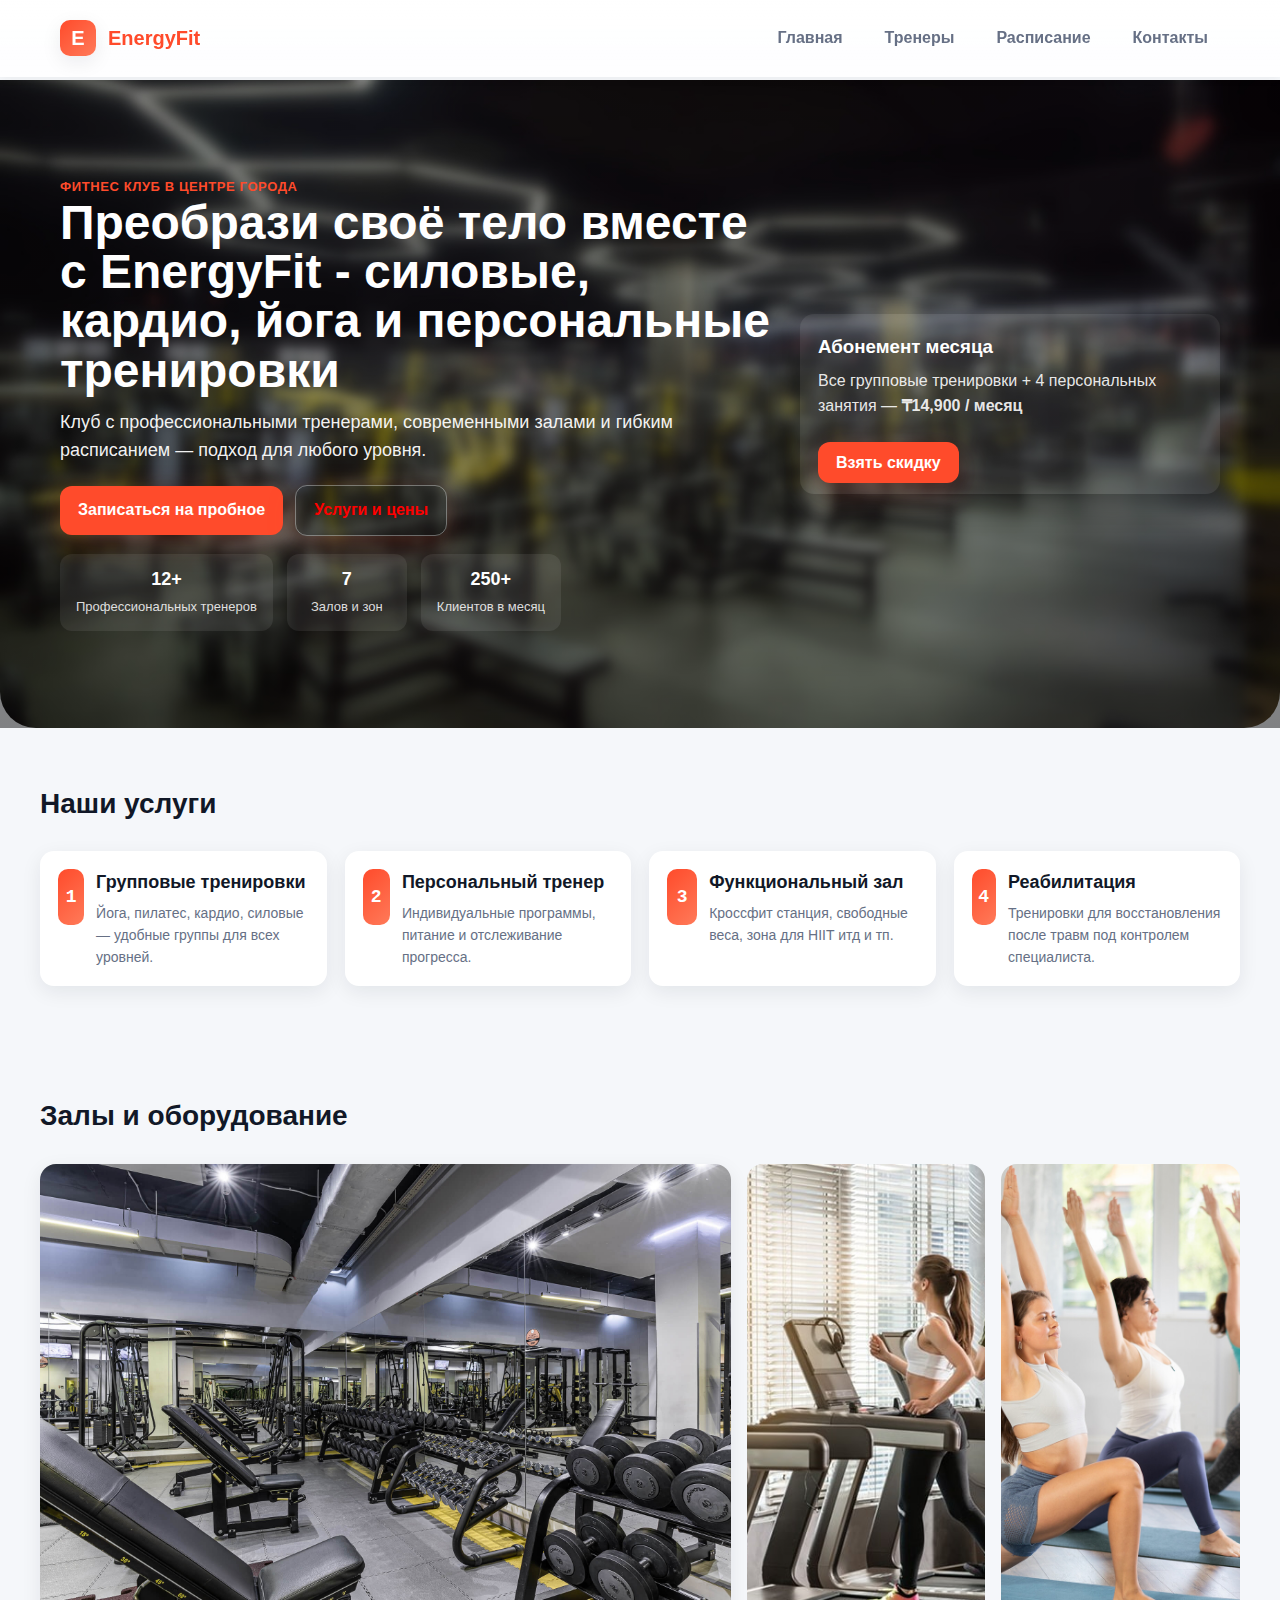
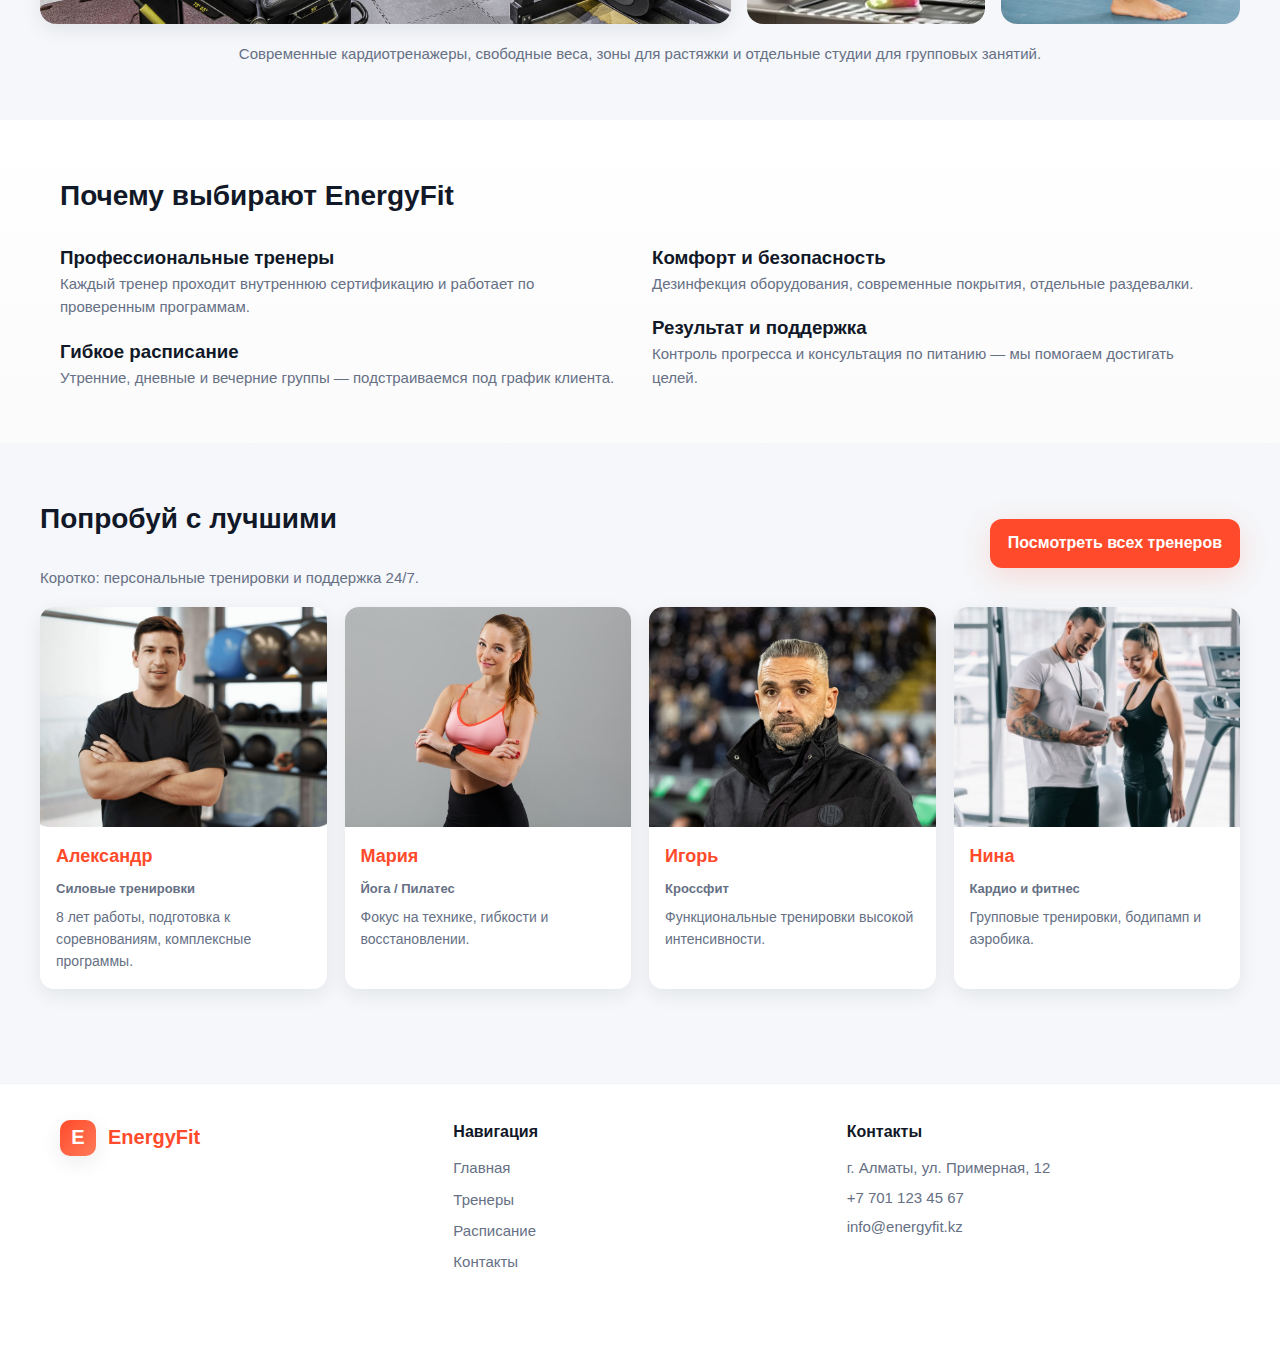
<file: index.html>
<!DOCTYPE html>
<html lang="ru">
<head>
  <meta charset="utf-8" />
  <meta name="viewport" content="width=device-width,initial-scale=1" />
  <title>EnergyFit — Главная</title>
  <link rel="stylesheet" href="css/reset.css">
  <link rel="stylesheet" href="css/style.css">
</head>
<body>

<header>
  <div class="container header-row">

    <a class="brand" href="index.html">
      <span class="logo-shape">E</span>
      <span>EnergyFit</span>
    </a>
    <nav class="primary" aria-label="Главная навигация">
      <a href="index.html">Главная</a>
      <a href="trainers.html">Тренеры</a>
      <a href="schedule.html">Расписание</a>
      <a href="contacts.html">Контакты</a>
    </nav>
  </div>
</header>
<section class="hero">
  <div class="hero-inner">
    <div>
      <div class="kicker">Фитнес клуб в центре города</div>
      <h1>Преобрази своё тело вместе с EnergyFit - силовые, кардио, йога и персональные тренировки</h1>
      <p class="lead">Клуб с профессиональными тренерами, современными залами и гибким расписанием — подход для любого уровня.</p>

      <div class="cta">
        <a class="btn" href="contacts.html">Записаться на пробное</a>
        <a class="btn secondary" href="#services">Услуги и цены</a>
      </div>

      <div class="stats">
        <div class="stat"><b>12+</b><span>Профессиональных тренеров</span></div>
        <div class="stat"><b>7</b><span>Залов и зон</span></div>
        <div class="stat"><b>250+</b><span>Клиентов в месяц</span></div>
      </div>
    </div>

    <aside class="hero-offer">
      <h3>Абонемент месяца</h3>
      <p>Все групповые тренировки + 4 персональных занятия — <strong>₸14,900 / месяц</strong></p>
      <a class="btn" href="contacts.html">Взять скидку</a>
    </aside>
  </div>
</section>

<section id="services" class="section container">
  <div class="section-title">Наши услуги</div>

  <div class="features">
    <article class="feature">
      <div class="icon">1</div>
      <div>
        <h4>Групповые тренировки</h4>
        <p>Йога, пилатес, кардио, силовые — удобные группы для всех уровней.</p>
      </div>
    </article>

    <article class="feature">
      <div class="icon">2</div>
      <div>
        <h4>Персональный тренер</h4>
        <p>Индивидуальные программы, питание и отслеживание прогресса.</p>
      </div>
    </article>

    <article class="feature">
      <div class="icon">3</div>
      <div>
        <h4>Функциональный зал</h4>
        <p>Кроссфит станция, свободные веса, зона для HIIT итд и тп.</p>
      </div>
    </article>

    <article class="feature">
      <div class="icon">4</div>
      <div>
        <h4>Реабилитация</h4>
        <p>Тренировки для восстановления после травм под контролем специалиста.</p>
      </div>
    </article>
  </div>
</section>

<section class="section container">
  <div class="section-title">Залы и оборудование</div>

  <div class="gallery">
    <div class="big card-img">
      <img src="img/gym-1.jpg" alt="Большой зал EnergyFit">
    </div>
    <div class="small-grid">
      <div class="card-img"><img src="img/gym-2.jpg" alt="Зона кардио"></div>
      <div class="card-img"><img src="img/gym-3.jpg" alt="Студия йоги"></div>
    </div>
  </div>

  <p class="lead-muted text-center mt-18">
    Современные кардиотренажеры, свободные веса, зоны для растяжки и отдельные студии для групповых занятий.
  </p>
</section>

<section class="section gradient-soft">
  <div class="container">
    <div class="section-title">Почему выбирают EnergyFit</div>

    <div class="grid-2">
      <div>
        <h3>Профессиональные тренеры</h3>
        <p class="lead-muted">Каждый тренер проходит внутреннюю сертификацию и работает по проверенным программам.</p>

        <h3 class="mt-18">Гибкое расписание</h3>
        <p class="lead-muted">Утренние, дневные и вечерние группы — подстраиваемся под график клиента.</p>
      </div>

      <div>
        <h3>Комфорт и безопасность</h3>
        <p class="lead-muted">Дезинфекция оборудования, современные покрытия, отдельные раздевалки.</p>

        <h3 class="mt-18">Результат и поддержка</h3>
        <p class="lead-muted">Контроль прогресса и консультация по питанию — мы помогаем достигать целей.</p>
      </div>
    </div>
  </div>
</section>

<section class="section container">
  <div class="flex-between wrap">
    <div>
      <div class="section-title">Попробуй с лучшими</div>
      <p class="lead-muted">Коротко: персональные тренировки и поддержка 24/7.</p>
    </div>
    <a class="btn" href="trainers.html">Посмотреть всех тренеров</a>
  </div>

  <div class="trainers-grid mt-18">
    <article class="trainer">
      <img class="photo" src="img/trainer1.jpg" alt="Тренер Александр">
      <div class="body">
        <h3>Александр</h3>
        <p class="role">Силовые тренировки</p>
        <p class="desc">8 лет работы, подготовка к соревнованиям, комплексные программы.</p>
      </div>
    </article>

    <article class="trainer">
      <img class="photo" src="img/trainer2.jpg" alt="Тренер Мария">
      <div class="body">
        <h3>Мария</h3>
        <p class="role">Йога / Пилатес</p>
        <p class="desc">Фокус на технике, гибкости и восстановлении.</p>
      </div>
    </article>

    <article class="trainer">
      <img class="photo" src="img/trainer3.jpg" alt="Тренер Игорь">
      <div class="body">
        <h3>Игорь</h3>
        <p class="role">Кроссфит</p>
        <p class="desc">Функциональные тренировки высокой интенсивности.</p>
      </div>
    </article>

    <article class="trainer">
      <img class="photo" src="img/trainer4.jpg" alt="Тренер Нина">
      <div class="body">
        <h3>Нина</h3>
        <p class="role">Кардио и фитнес</p>
        <p class="desc">Групповые тренировки, бодипамп и аэробика.</p>
      </div>
    </article>
  </div>
</section>

<footer class="site-footer">
  <div class="container footer-grid">

    <div class="footer-brand">
      <a class="brand" href="index.html">
        <span class="logo-shape">E</span>
        <span>EnergyFit</span>
      </a>
    </div>


    <div class="footer-links">
      <h4>Навигация</h4>
      <ul>
        <li><a href="index.html">Главная</a></li>
        <li><a href="trainers.html">Тренеры</a></li>
        <li><a href="schedule.html">Расписание</a></li>
        <li><a href="contacts.html">Контакты</a></li>
      </ul>
    </div>


    <div class="footer-contact">
      <h4>Контакты</h4>
      <p>г. Алматы, ул. Примерная, 12</p>
      <p>+7 701 123 45 67</p>
      <p>info@energyfit.kz</p>
    </div>
</footer>


</body>
</html>
</file>
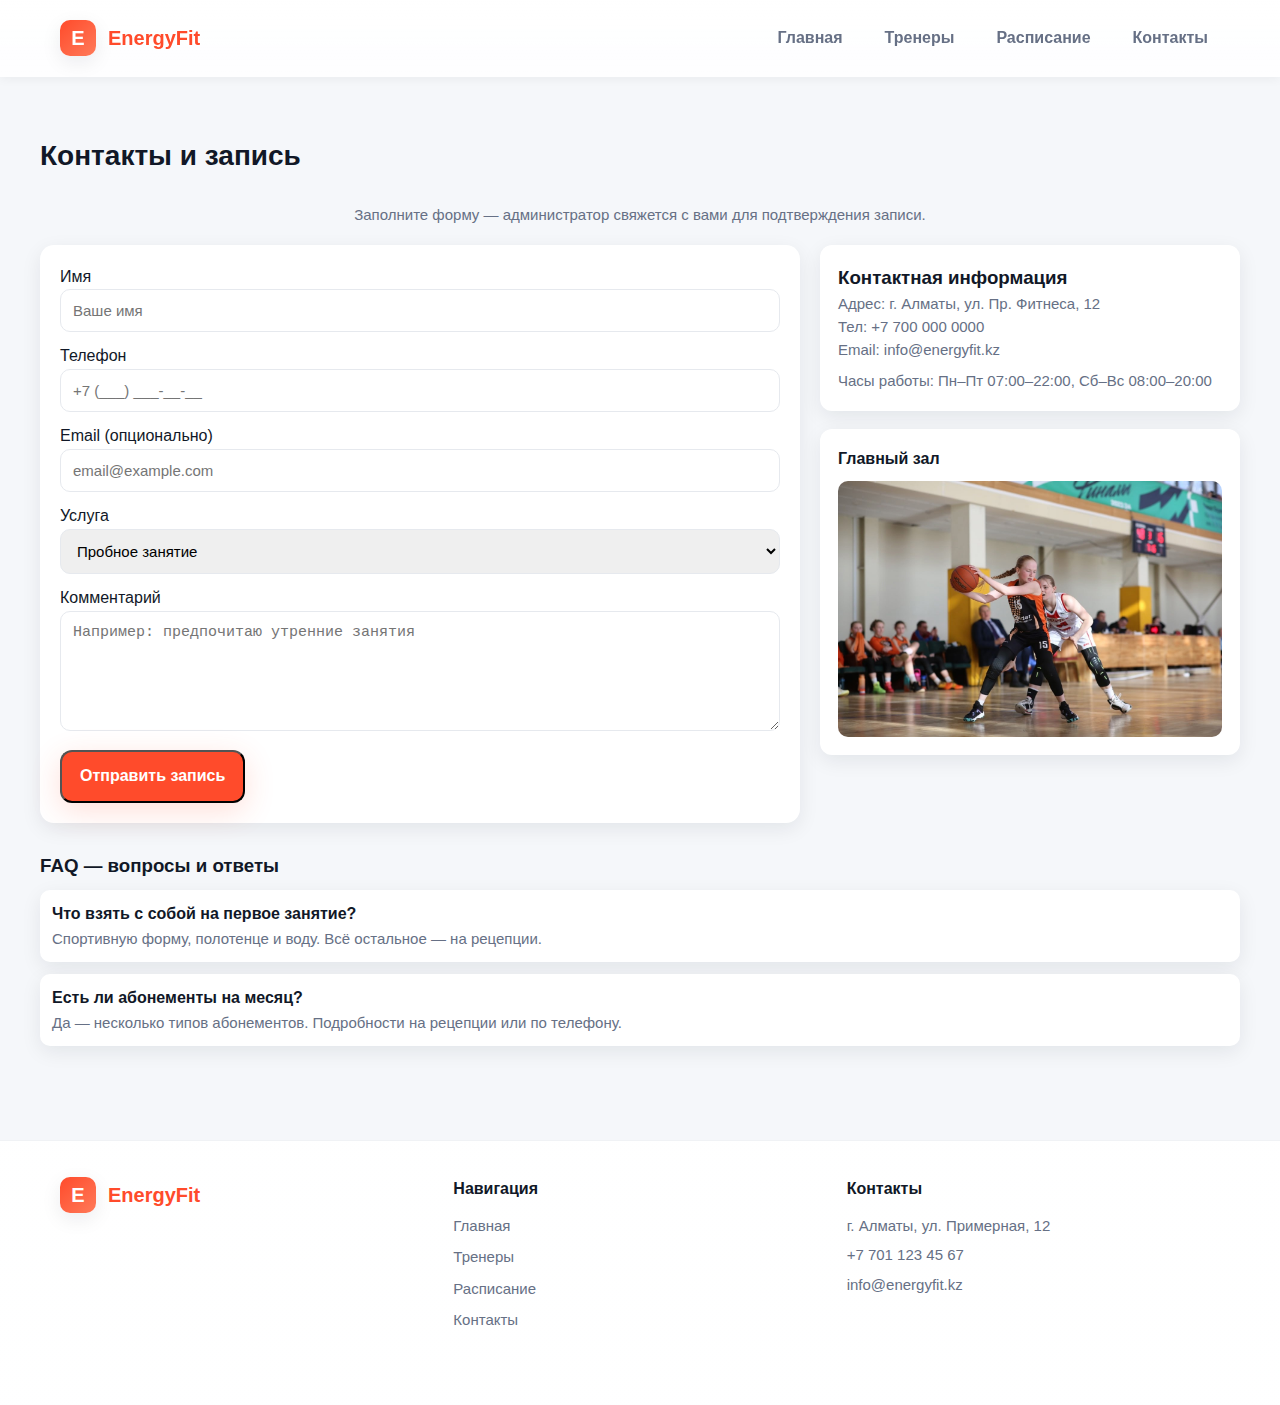
<file: contacts.html>
<!DOCTYPE html>
<html lang="ru">
<head>
  <meta charset="utf-8" />
  <meta name="viewport" content="width=device-width,initial-scale=1" />
  <title>EnergyFit — Контакты</title>
  <link rel="stylesheet" href="css/reset.css">
  <link rel="stylesheet" href="css/style.css">
</head>
<body>

<header>
  <div class="container header-row">
    <a class="brand" href="index.html"><span class="logo-shape">E</span>EnergyFit</a>
    <nav class="primary" aria-label="Навигация">
      <a href="index.html">Главная</a>
      <a href="trainers.html">Тренеры</a>
      <a href="schedule.html">Расписание</a>
      <a href="contacts.html">Контакты</a>
    </nav>
  </div>
</header>

<main class="section container">
  <h2 class="section-title">Контакты и запись</h2>
  <p class="lead-muted text-center max-900 mb-18">
    Заполните форму — администратор свяжется с вами для подтверждения записи.
  </p>

  <div class="contact-grid" aria-live="polite">

    <div class="form-card">
      <form>
        <label for="name">Имя</label>
        <input id="name" class="input" name="name" type="text" placeholder="Ваше имя" required>

        <label for="phone">Телефон</label>
        <input id="phone" class="input" name="phone" type="tel" placeholder="+7 (___) ___-__-__" required>

        <label for="email">Email (опционально)</label>
        <input id="email" class="input" name="email" type="email" placeholder="email@example.com">

        <label for="service">Услуга</label>
        <select id="service" class="input" name="service">
          <option>Пробное занятие</option>
          <option>Групповая тренировка</option>
          <option>Персональная тренировка</option>
          <option>Консультация по питанию</option>
        </select>

        <label for="note">Комментарий</label>
        <textarea id="note" name="note" placeholder="Например: предпочитаю утренние занятия"></textarea>

        <button type="submit" class="btn">Отправить запись</button>
      </form>
    </div>

    <aside class="contact-info">
      <div class="contact-box">
        <h3>Контактная информация</h3>
        <p class="lead-muted">Адрес: г. Алматы, ул. Пр. Фитнеса, 12</p>
        <p class="lead-muted">Тел: +7 700 000 0000</p>
        <p class="lead-muted">Email: info@energyfit.kz</p>
        <p class="lead-muted mt-8">Часы работы: Пн–Пт 07:00–22:00, Сб–Вс 08:00–20:00</p>
      </div>

      <div class="map-box">
        <h4>Главный зал</h4>
        <div class="map-wrapper">
          <img src="img/map-placeholder.jpg" alt="Карта — местоположение EnergyFit">
        </div>
      </div>
    </aside>

  </div>

  <section class="faq-section mt-28">
    <h3>FAQ — вопросы и ответы</h3>
    <div class="faq-grid">
      <div class="faq-card">
        <strong>Что взять с собой на первое занятие?</strong>
        <p class="lead-muted">Спортивную форму, полотенце и воду. Всё остальное — на рецепции.</p>
      </div>
      <div class="faq-card">
        <strong>Есть ли абонементы на месяц?</strong>
        <p class="lead-muted">Да — несколько типов абонементов. Подробности на рецепции или по телефону.</p>
      </div>
    </div>
  </section>

</main>

<footer class="site-footer">
  <div class="container footer-grid">

    <div class="footer-brand">
      <a class="brand" href="index.html">
        <span class="logo-shape">E</span>
        <span>EnergyFit</span>
      </a>
    </div>

    <div class="footer-links">
      <h4>Навигация</h4>
      <ul>
        <li><a href="index.html">Главная</a></li>
        <li><a href="trainers.html">Тренеры</a></li>
        <li><a href="schedule.html">Расписание</a></li>
        <li><a href="contacts.html">Контакты</a></li>
      </ul>
    </div>

    <div class="footer-contact">
      <h4>Контакты</h4>
      <p>г. Алматы, ул. Примерная, 12</p>
      <p>+7 701 123 45 67</p>
      <p>info@energyfit.kz</p>
    </div>

  </div>
</footer>

</body>
</html>
</file>
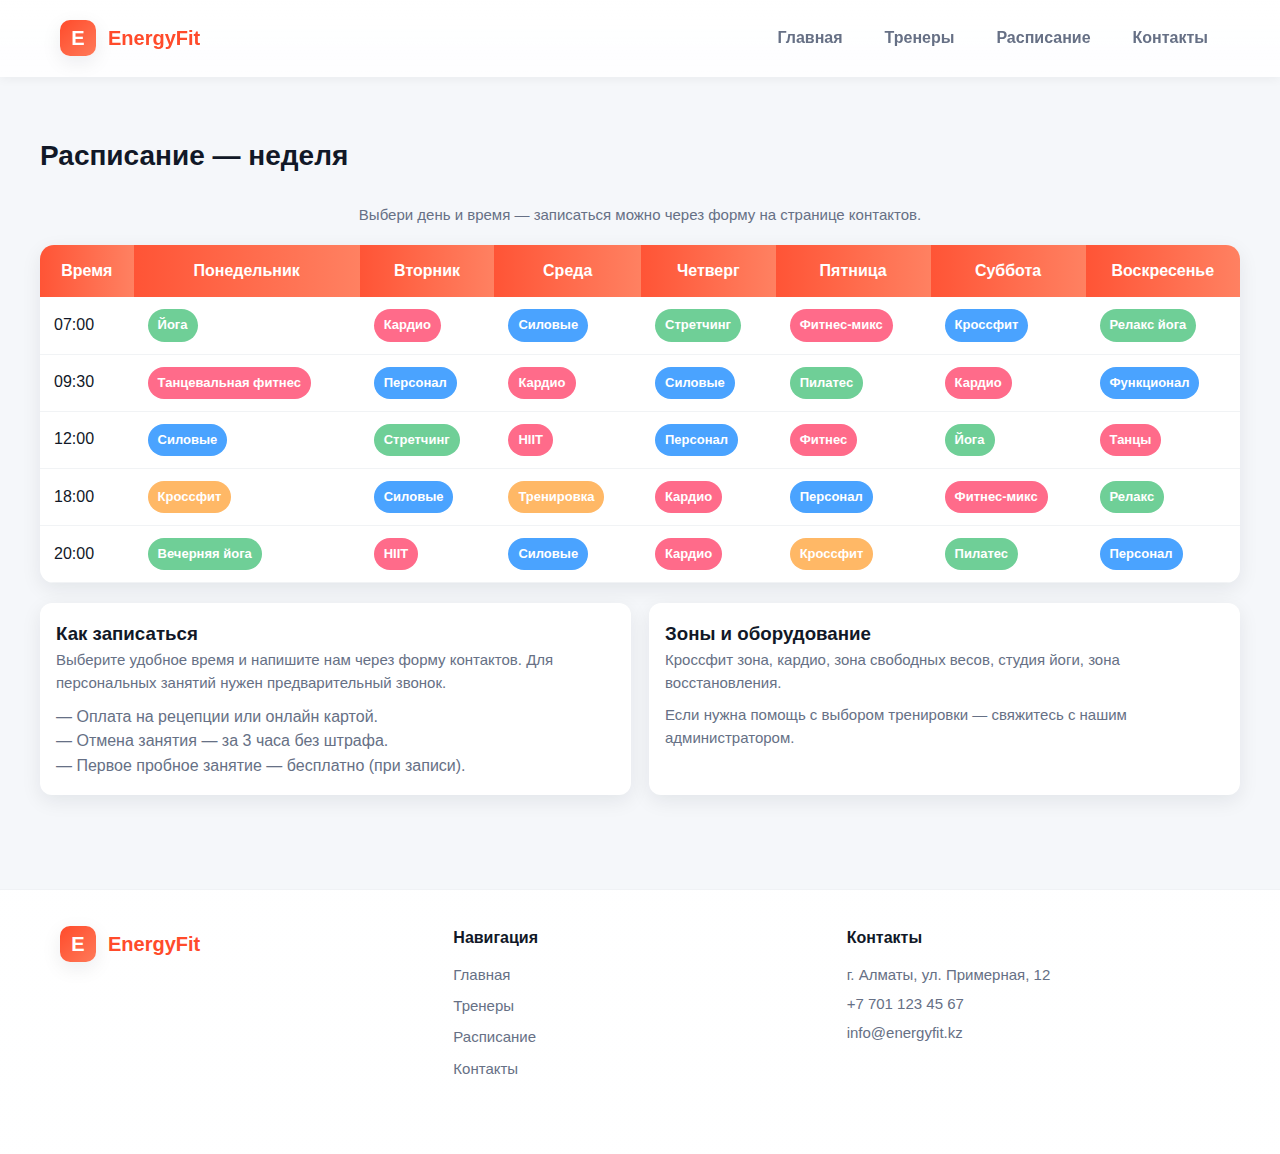
<file: schedule.html>
<!DOCTYPE html>
<html lang="ru">
<head>
  <meta charset="utf-8" />
  <meta name="viewport" content="width=device-width,initial-scale=1" />
  <title>EnergyFit — Расписание</title>
  <link rel="stylesheet" href="css/reset.css">
  <link rel="stylesheet" href="css/style.css">
</head>
<body>

<header>
  <div class="container header-row">
    <a class="brand" href="index.html"><span class="logo-shape">E</span>EnergyFit</a>
    <nav class="primary" aria-label="Навигация">
      <a href="index.html">Главная</a>
      <a href="trainers.html">Тренеры</a>
      <a href="schedule.html">Расписание</a>
      <a href="contacts.html">Контакты</a>
    </nav>
  </div>
</header>

<main class="section container">
  <h2 class="section-title">Расписание — неделя</h2>
  <p class="lead-muted text-center max-900 mb-18">
    Выбери день и время — записаться можно через форму на странице контактов.
  </p>

  <div class="table-wrap" role="table" aria-label="Расписание занятий на неделю">
    <table class="schedule-table">
      <thead>
        <tr>
          <th>Время</th>
          <th>Понедельник</th>
          <th>Вторник</th>
          <th>Среда</th>
          <th>Четверг</th>
          <th>Пятница</th>
          <th>Суббота</th>
          <th>Воскресенье</th>
        </tr>
      </thead>
      <tbody>
        <tr>
          <td>07:00</td>
          <td><span class="class-tag tag-yoga">Йога</span></td>
          <td><span class="class-tag tag-cardio">Кардио</span></td>
          <td><span class="class-tag tag-strong">Силовые</span></td>
          <td><span class="class-tag tag-yoga">Стретчинг</span></td>
          <td><span class="class-tag tag-cardio">Фитнес-микс</span></td>
          <td><span class="class-tag tag-strong">Кроссфит</span></td>
          <td><span class="class-tag tag-yoga">Релакс йога</span></td>
        </tr>

        <tr>
          <td>09:30</td>
          <td><span class="class-tag tag-cardio">Танцевальная фитнес</span></td>
          <td><span class="class-tag tag-strong">Персонал</span></td>
          <td><span class="class-tag tag-cardio">Кардио</span></td>
          <td><span class="class-tag tag-strong">Силовые</span></td>
          <td><span class="class-tag tag-yoga">Пилатес</span></td>
          <td><span class="class-tag tag-cardio">Кардио</span></td>
          <td><span class="class-tag tag-strong">Функционал</span></td>
        </tr>

        <tr>
          <td>12:00</td>
          <td><span class="class-tag tag-strong">Силовые</span></td>
          <td><span class="class-tag tag-yoga">Стретчинг</span></td>
          <td><span class="class-tag tag-cardio">HIIT</span></td>
          <td><span class="class-tag tag-strong">Персонал</span></td>
          <td><span class="class-tag tag-cardio">Фитнес</span></td>
          <td><span class="class-tag tag-yoga">Йога</span></td>
          <td><span class="class-tag tag-cardio">Танцы</span></td>
        </tr>

        <tr>
          <td>18:00</td>
          <td><span class="class-tag tag-cross">Кроссфит</span></td>
          <td><span class="class-tag tag-strong">Силовые</span></td>
          <td><span class="class-tag tag-cross">Тренировка</span></td>
          <td><span class="class-tag tag-cardio">Кардио</span></td>
          <td><span class="class-tag tag-strong">Персонал</span></td>
          <td><span class="class-tag tag-cardio">Фитнес-микс</span></td>
          <td><span class="class-tag tag-yoga">Релакс</span></td>
        </tr>

        <tr>
          <td>20:00</td>
          <td><span class="class-tag tag-yoga">Вечерняя йога</span></td>
          <td><span class="class-tag tag-cardio">HIIT</span></td>
          <td><span class="class-tag tag-strong">Силовые</span></td>
          <td><span class="class-tag tag-cardio">Кардио</span></td>
          <td><span class="class-tag tag-cross">Кроссфит</span></td>
          <td><span class="class-tag tag-yoga">Пилатес</span></td>
          <td><span class="class-tag tag-strong">Персонал</span></td>
        </tr>
      </tbody>
    </table>
  </div>

  <div class="schedule-info-grid mt-20">
    <div class="info-card">
      <h3>Как записаться</h3>
      <p class="lead-muted">Выберите удобное время и напишите нам через форму контактов. Для персональных занятий нужен предварительный звонок.</p>
      <ul class="info-list">
        <li>— Оплата на рецепции или онлайн картой.</li>
        <li>— Отмена занятия — за 3 часа без штрафа.</li>
        <li>— Первое пробное занятие — бесплатно (при записи).</li>
      </ul>
    </div>

    <div class="info-card">
      <h3>Зоны и оборудование</h3>
      <p class="lead-muted">Кроссфит зона, кардио, зона свободных весов, студия йоги, зона восстановления.</p>
      <p class="lead-muted mt-8">Если нужна помощь с выбором тренировки — свяжитесь с нашим администратором.</p>
    </div>
  </div>
</main>

<footer class="site-footer">
  <div class="container footer-grid">

    <div class="footer-brand">
      <a class="brand" href="index.html">
        <span class="logo-shape">E</span>
        <span>EnergyFit</span>
      </a>
    </div>


    <div class="footer-links">
      <h4>Навигация</h4>
      <ul>
        <li><a href="index.html">Главная</a></li>
        <li><a href="trainers.html">Тренеры</a></li>
        <li><a href="schedule.html">Расписание</a></li>
        <li><a href="contacts.html">Контакты</a></li>
      </ul>
    </div>


    <div class="footer-contact">
      <h4>Контакты</h4>
      <p>г. Алматы, ул. Примерная, 12</p>
      <p>+7 701 123 45 67</p>
      <p>info@energyfit.kz</p>
    </div>
</footer>


</body>
</html>
</file>
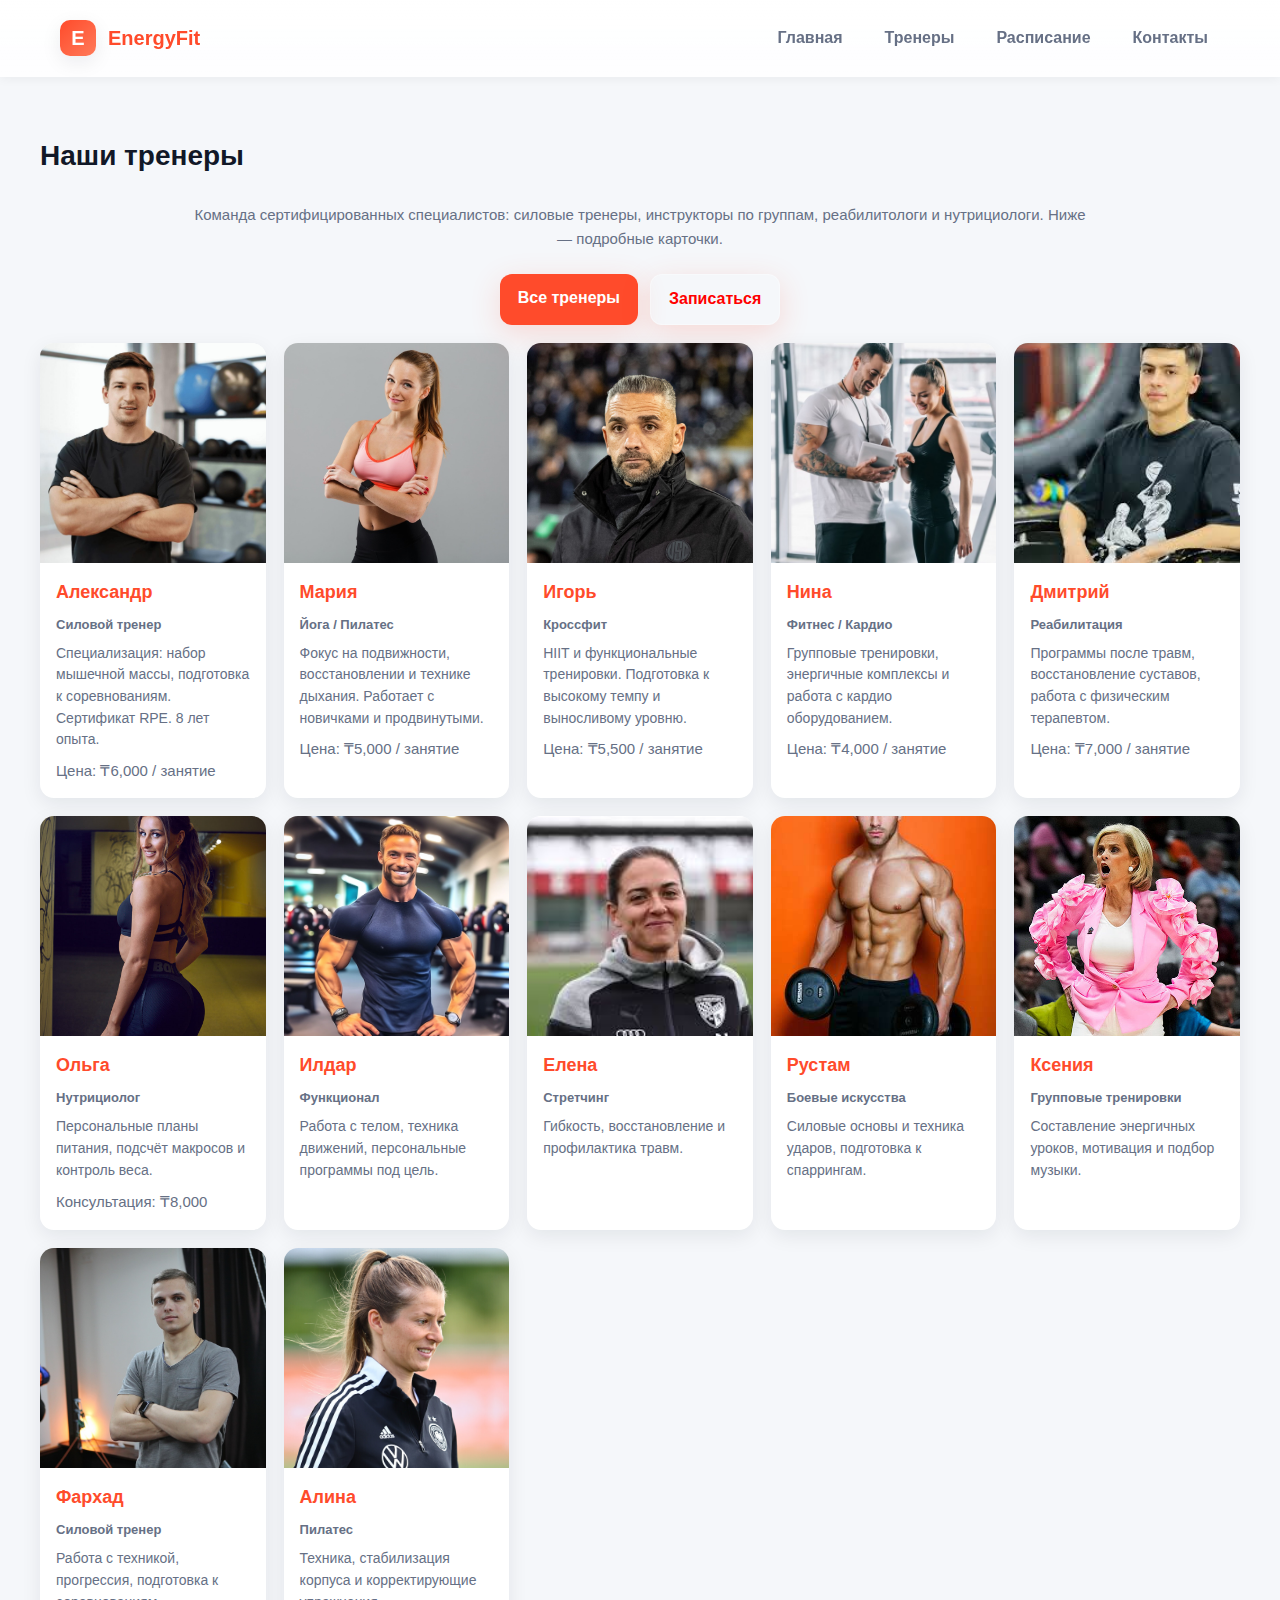
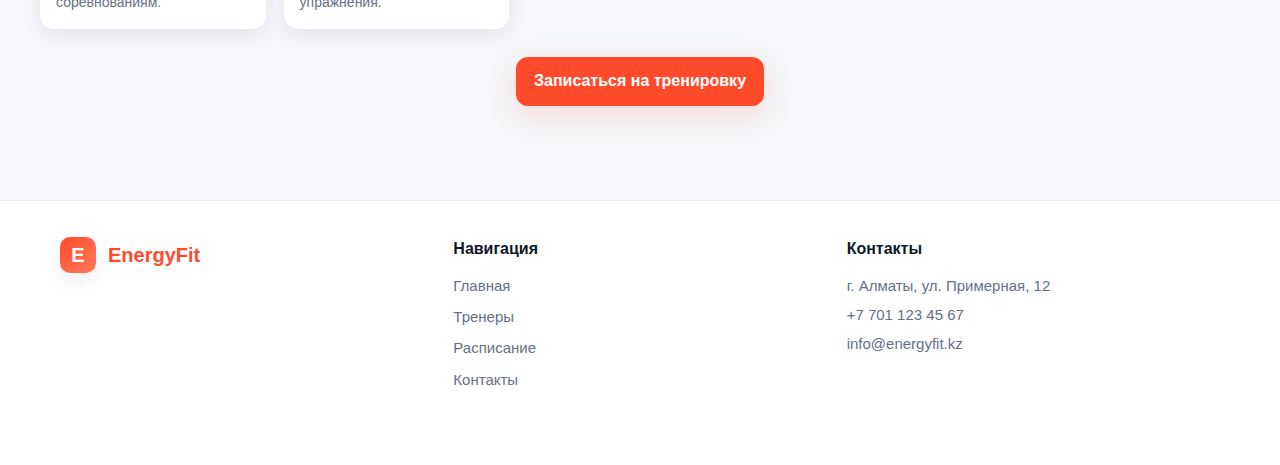
<file: trainers.html>
<!DOCTYPE html>
<html lang="ru">
<head>
  <meta charset="utf-8" />
  <meta name="viewport" content="width=device-width,initial-scale=1" />
  <title>EnergyFit — Тренеры</title>
  <link rel="stylesheet" href="css/reset.css">
  <link rel="stylesheet" href="css/style.css">
</head>
<body>

<header>
  <div class="container header-row">
    <a class="brand" href="index.html"><span class="logo-shape">E</span>EnergyFit</a>
    <nav class="primary" aria-label="Навигация">
      <a href="index.html">Главная</a>
      <a href="trainers.html">Тренеры</a>
      <a href="schedule.html">Расписание</a>
      <a href="contacts.html">Контакты</a>
    </nav>
  </div>
</header>

<main class="section container">
  <h2 class="section-title">Наши тренеры</h2>
  <p class="lead-muted" style="text-align:center; max-width:900px; margin:0 auto 24px;">Команда сертифицированных специалистов: силовые тренеры, инструкторы по группам, реабилитологи и нутрициологи. Ниже — подробные карточки.</p>

  <div style="display:flex; gap:12px; margin-bottom:18px; flex-wrap:wrap; justify-content:center;">
    <a class="btn" href="#all">Все тренеры</a>
    <a class="btn secondary" href="contacts.html">Записаться</a>
  </div>

  <section id="all" class="trainers-grid" aria-label="Список тренеров">

    <article class="trainer">
      <img class="photo" src="img/trainer1.jpg" alt="Александр — тренер по силовым">
      <div class="body">
        <h3>Александр</h3>
        <p class="role">Силовой тренер</p>
        <p class="desc">Специализация: набор мышечной массы, подготовка к соревнованиям. Сертификат RPE. 8 лет опыта.</p>
        <div style="margin-top:auto; display:flex; gap:8px;">
          <span class="lead-muted">Цена: ₸6,000 / занятие</span>
        </div>
      </div>
    </article>

    <article class="trainer">
      <img class="photo" src="img/trainer2.jpg" alt="Мария — инструктор по йоге">
      <div class="body">
        <h3>Мария</h3>
        <p class="role">Йога / Пилатес</p>
        <p class="desc">Фокус на подвижности, восстановлении и технике дыхания. Работает с новичками и продвинутыми.</p>
        <div style="margin-top:auto; display:flex; gap:8px;">
          <span class="lead-muted">Цена: ₸5,000 / занятие</span>
        </div>
      </div>
    </article>

    <article class="trainer">
      <img class="photo" src="img/trainer3.jpg" alt="Игорь — кроссфит тренер">
      <div class="body">
        <h3>Игорь</h3>
        <p class="role">Кроссфит</p>
        <p class="desc">HIIT и функциональные тренировки. Подготовка к высокому темпу и выносливому уровню.</p>
        <div style="margin-top:auto"><span class="lead-muted">Цена: ₸5,500 / занятие</span></div>
      </div>
    </article>

    <article class="trainer">
      <img class="photo" src="img/trainer4.jpg" alt="Нина — фитнес-инструктор">
      <div class="body">
        <h3>Нина</h3>
        <p class="role">Фитнес / Кардио</p>
        <p class="desc">Групповые тренировки, энергичные комплексы и работа с кардио оборудованием.</p>
        <div style="margin-top:auto"><span class="lead-muted">Цена: ₸4,000 / занятие</span></div>
      </div>
    </article>

    <article class="trainer">
      <img class="photo" src="img/trainer5.jpg" alt="Дмитрий — тренер по реабилитации">
      <div class="body">
        <h3>Дмитрий</h3>
        <p class="role">Реабилитация</p>
        <p class="desc">Программы после травм, восстановление суставов, работа с физическим терапевтом.</p>
        <div style="margin-top:auto"><span class="lead-muted">Цена: ₸7,000 / занятие</span></div>
      </div>
    </article>

    <article class="trainer">
      <img class="photo" src="img/trainer6.jpg" alt="Ольга — тренер по питанию">
      <div class="body">
        <h3>Ольга</h3>
        <p class="role">Нутрициолог</p>
        <p class="desc">Персональные планы питания, подсчёт макросов и контроль веса.</p>
        <div style="margin-top:auto"><span class="lead-muted">Консультация: ₸8,000</span></div>
      </div>
    </article>


    <article class="trainer">
      <img class="photo" src="img/trainer7.jpg" alt="Тренер 7">
      <div class="body">
        <h3>Илдар</h3>
        <p class="role">Функционал</p>
        <p class="desc">Работа с телом, техника движений, персональные программы под цель.</p>
      </div>
    </article>

    <article class="trainer">
      <img class="photo" src="img/trainer8.jpg" alt="Тренер 8">
      <div class="body">
        <h3>Елена</h3>
        <p class="role">Стретчинг</p>
        <p class="desc">Гибкость, восстановление и профилактика травм.</p>
      </div>
    </article>

    <article class="trainer">
      <img class="photo" src="img/trainer9.jpg" alt="Тренер 9">
      <div class="body">
        <h3>Рустам</h3>
        <p class="role">Боевые искусства</p>
        <p class="desc">Силовые основы и техника ударов, подготовка к спаррингам.</p>
      </div>
    </article>

    <article class="trainer">
      <img class="photo" src="img/trainer10.jpg" alt="Тренер 10">
      <div class="body">
        <h3>Ксения</h3>
        <p class="role">Групповые тренировки</p>
        <p class="desc">Составление энергичных уроков, мотивация и подбор музыки.</p>
      </div>
    </article>

    <article class="trainer">
      <img class="photo" src="img/trainer11.jpg" alt="Тренер 11">
      <div class="body">
        <h3>Фархад</h3>
        <p class="role">Силовой тренер</p>
        <p class="desc">Работа с техникой, прогрессия, подготовка к соревнованиям.</p>
      </div>
    </article>

    <article class="trainer">
      <img class="photo" src="img/trainer12.jpg" alt="Тренер 12">
      <div class="body">
        <h3>Алина</h3>
        <p class="role">Пилатес</p>
        <p class="desc">Техника, стабилизация корпуса и корректирующие упражнения.</p>
      </div>
    </article>

  </section>

  <div style="margin-top:28px; display:flex; justify-content:center;">
    <a class="btn" href="contacts.html">Записаться на тренировку</a>
  </div>
</main>

<footer class="site-footer">
  <div class="container footer-grid">

    <div class="footer-brand">
      <a class="brand" href="index.html">
        <span class="logo-shape">E</span>
        <span>EnergyFit</span>
      </a>
    </div>


    <div class="footer-links">
      <h4>Навигация</h4>
      <ul>
        <li><a href="index.html">Главная</a></li>
        <li><a href="trainers.html">Тренеры</a></li>
        <li><a href="schedule.html">Расписание</a></li>
        <li><a href="contacts.html">Контакты</a></li>
      </ul>
    </div>


    <div class="footer-contact">
      <h4>Контакты</h4>
      <p>г. Алматы, ул. Примерная, 12</p>
      <p>+7 701 123 45 67</p>
      <p>info@energyfit.kz</p>
    </div>
</footer>

</body>
</html>
</file>
<file: css/style.css>
:root{
  --accent: #ff4b2b;
  --accent-2: #ff7a59;
  --bg: #f5f7fa;
  --card: #ffffff;
  --text: #111827;
  --muted: #667085;
  --radius: 12px;
  --shadow: 0 6px 20px rgba(17,24,39,0.08);
  --glass: rgba(255,255,255,0.65);
  --transition: 280ms cubic-bezier(.2,.9,.3,1);
  --container: 1200px;
  --min-font: 16px;
}


* { transition: background var(--transition), color var(--transition), transform var(--transition); }
body{
  font-family: Inter, "Segoe UI", Roboto, Arial, sans-serif;
  background: var(--bg);
  color: var(--text);
  -webkit-font-smoothing:antialiased;
  -moz-osx-font-smoothing:grayscale;
  line-height: 1.55;
  font-size: 16px;
}


.container{
  max-width: var(--container);
  margin: 0 auto;
  padding: 0 20px;
}

header {
  position: fixed;
  top: 0;
  left: 0;
  width: 100%;
  background: linear-gradient(180deg, rgba(255,255,255,0.95), rgba(255,255,255,0.85));
  backdrop-filter: blur(6px);
  box-shadow: 0 2px 10px rgba(0,0,0,0.05);
  z-index: 1000;
}

.header-row {
  display: flex;
  align-items: center;
  justify-content: space-between;
  gap: 16px;
  padding: 18px 20px;
  flex-wrap: wrap; 
}

.brand {
  display: flex;
  align-items: center;
  gap: 12px;
  font-weight: 700;
  font-size: 20px;
  color: var(--accent);
}

.brand .logo-shape {
  width: 36px;
  height: 36px;
  display: flex;
  align-items: center;
  justify-content: center;
  background: linear-gradient(135deg, var(--accent), var(--accent-2));
  color: #fff;
  font-weight: 800;
  border-radius: 10px;
  box-shadow: var(--shadow);
}

nav.primary {
  display: flex;
  gap: 18px;
  flex-wrap: wrap;
}

nav.primary a {
  text-decoration: none;
  color: var(--muted);
  font-weight: 600;
  padding: 8px 12px;
  border-radius: 8px;
  transition: all 0.3s;
}

nav.primary a:hover {
  color: var(--text);
  background: rgba(255,75,43,0.06);
}


body {
  padding-top: 80px; 
}


@media (max-width: 900px) {
  .header-row {
    flex-direction: column; 
    align-items: flex-start;
    gap: 12px;
  }
  
  nav.primary {
    gap: 12px;
    width: 100%; 
  }
  
  nav.primary a {
    flex: 1 1 auto; 
    text-align: center;
    padding: 10px 0;
  }
}

nav.primary a:hover{
  color:var(--text);
  background: rgba(255,75,43,0.06);
}

.hero {
  min-height: 72vh;
  display:flex;
  align-items:center;
  color: white;
  position: relative;
  overflow: visible;
  background: center/cover no-repeat;
  border-bottom-left-radius: 36px;
  border-bottom-right-radius: 36px;
}
.hero::after{
  content:"";
  position:absolute;
  inset:0;
  background: linear-gradient(180deg, rgba(0,0,0,0.28), rgba(0,0,0,0.48));
}
.hero .hero-inner{
  position:relative;
  z-index:2;
  padding: 80px 20px;
  max-width: var(--container);
  margin: 0 auto;
  display:grid;
  grid-template-columns: 1fr 420px;
  gap: 30px;
  align-items:center;
}
.hero h1{
  font-size: clamp(28px, 4.6vw, 48px);
  line-height:1.03;
  margin-bottom:14px;
  font-weight:800;
}
.hero p.lead{
  color: rgba(255,255,255,0.95);
  font-size:18px;
  margin-bottom:20px;
}
.hero .cta{
  display:flex;
  gap:12px;
  align-items:center;
}
.btn{
  background:var(--accent);
  color:white;
  padding:12px 18px;
  border-radius: 12px;
  font-weight:700;
  box-shadow: 0 8px 30px rgba(255,75,43,0.18);
}
.btn.secondary{
  background: transparent;
  color: red;
  border: 1px solid rgba(255,255,255,0.14);
}

.stats{
  display:flex;
  gap:14px;
  margin-top:18px;
}
.stat{
  background: rgba(255,255,255,0.08);
  padding:12px 16px;
  border-radius: 12px;
  min-width: 120px;
  text-align:center;
}
.stat b{ display:block; font-size:18px; }
.stat span{ color: rgba(255,255,255,0.85); font-size:13px; }


.section{
  padding: 54px 0;
}
.section .section-title{
  margin-bottom:26px;
  font-size:28px;
  font-weight:700;
}


.features{
  display:grid;
  grid-template-columns: repeat(auto-fit, minmax(220px, 1fr));
  gap:18px;
}
.feature{
  background: var(--card);
  border-radius: 14px;
  padding:18px;
  box-shadow: var(--shadow);
  display:flex;
  gap:12px;
  align-items:flex-start;
}
.feature .icon {
  width: 56px;
  height: 56px;
  border-radius: 10px;
  background: linear-gradient(135deg, var(--accent), var(--accent-2));
  display: flex;
  align-items: center;
  justify-content: center;
  
  color: white;
  font-weight: 800;
  font-size: 18px;

  font-family: "Roboto Mono", monospace; 
  line-height: 1;
}

.feature h4 { 
  margin-bottom:6px; 
  font-size:18px;
   }
.feature p { color:var(--muted); 
  font-size:14px; 
}


.gallery{
  display:grid;
  grid-template-columns: 1.4fr 1fr;
  gap:16px;
}
.gallery .big{
  border-radius:16px; overflow:hidden; box-shadow:var(--shadow);
}
.gallery .small-grid{
  display:grid; grid-template-columns: 1fr 1fr; gap:16px;
}
.card-img {
  width: 100%;
  height: 100%;
  border-radius: 16px;
  overflow: hidden;
}

.card-img img {
  width: 100%;
  height: 100%;
  object-fit: cover;
}

.trainers-grid{
  display:grid;
  grid-template-columns: repeat(auto-fit, minmax(220px,1fr));
  gap:18px;
}
.trainer{
  background:var(--card);
  border-radius:14px;
  overflow:hidden;
  box-shadow: var(--shadow);
  display:flex;
  flex-direction:column;
}
.trainer .photo{ height:220px; object-fit:cover; }
.trainer .body{ padding:16px; display:flex; flex-direction:column; gap:8px; }
.trainer h3{ color:var(--accent); font-size:18px; }
.trainer p.role{ font-weight:600; color:var(--muted); font-size:13px; }
.trainer p.desc{ color:var(--muted); font-size:14px; }

.site-footer {
  background: linear-gradient(180deg, #fff, #f8f9fb);
  padding: 60px 20px 30px;
  color: var(--text);
  font-size: 15px;
}

.footer-grid {
  display: grid;
  grid-template-columns: repeat(auto-fit, minmax(220px, 1fr));
  gap: 40px;
  margin-bottom: 30px;
}

.footer-brand .brand {
  display: flex;
  align-items: center;
  gap: 12px;
  font-weight: 700;
  font-size: 20px;
  color: var(--accent);
  margin-bottom: 12px;
}

.footer-brand .logo-shape {
  width: 36px;
  height: 36px;
  display: flex;
  align-items: center;
  justify-content: center;
  background: linear-gradient(135deg, var(--accent), var(--accent-2));
  color: #fff;
  font-weight: 800;
  border-radius: 10px;
  box-shadow: var(--shadow);
}

.footer-links h4,
.footer-contact h4,
.footer-social h4 {
  font-size: 16px;
  font-weight: 700;
  margin-bottom: 12px;
}

.footer-links ul {
  list-style: none;
}

.footer-links ul li {
  margin-bottom: 8px;
}

.footer-links ul li a {
  text-decoration: none;
  color: var(--muted);
  transition: color 0.3s;
}

.footer-links ul li a:hover {
  color: var(--accent);
}

.footer-contact p {
  margin-bottom: 6px;
  color: var(--muted);
}

.footer-social .social-icons {
  display: flex;
  gap: 12px;
}

.footer-social .social-icons a {
  font-size: 20px;
  text-decoration: none;
  transition: transform 0.3s, color 0.3s;
}

.footer-social .social-icons a:hover {
  color: var(--accent);
  transform: translateY(-3px);
}

.footer-bottom {
  text-align: center;
  border-top: 1px solid #e0e3e8;
  padding-top: 18px;
  color: var(--muted);
  font-size: 14px;
}

@media (max-width: 700px) {
  .footer-grid {
    grid-template-columns: 1fr;
    gap: 30px;
  }
}

.table-wrap{
  overflow:auto;
  border-radius: 14px;
  box-shadow: var(--shadow);
  background: var(--card);
}
.schedule-table{
  width:100%;
  border-collapse: collapse;
  min-width: 820px;
}
.schedule-table thead th{
  padding:14px;
  background: linear-gradient(90deg, rgba(255,75,43,0.95), rgba(255,122,89,0.95));
  color:white;
  font-weight:700;
  position:sticky;
  top:0;
}
.schedule-table td{
  padding:12px 14px;
  border-bottom:1px solid #f1f3f5;
}
.class-tag{
  display:inline-block;
  padding:6px 10px;
  border-radius:999px;
  font-weight:700;
  font-size:13px;
  color:white;
}
.tag-yoga{ background: #6fcf97 }
.tag-strong{ background: #4aa3ff }
.tag-cross{ background: #ffb866 }
.tag-cardio{ background: #ff6b8a }


.contact-grid{
  display:grid;
  grid-template-columns: 1fr 420px;
  gap:20px;
}
.form-card{
  background:var(--card);
  padding:20px;
  border-radius:14px;
  box-shadow:var(--shadow);
}
.input, textarea{ width:100%; padding:12px; border-radius:10px; border:1px solid #e6e9ee; font-size:15px; margin-bottom:12px; }
textarea{ resize:vertical; min-height:120px; }

.site-footer{
  margin-top:40px;
  background: linear-gradient(0deg, rgba(255,255,255,0.98), rgba(255,255,255,0.98));
  padding:36px 0;
  border-top: 1px solid #f0f2f5;
}
.footer-grid{
  display:grid;
  grid-template-columns: 1fr 1fr 1fr;
  gap:20px;
}


.kicker{ color:var(--accent); font-weight:800; letter-spacing:0.6px; font-size:13px; text-transform:uppercase; }
.lead-muted{ color:var(--muted); font-size:15px; }


.trainer:hover, .feature:hover{ transform: translateY(-8px); box-shadow: 0 18px 40px rgba(2,6,23,0.12); }


.btn {
  transition: 0.35s ease;
  transform: translateY(0);
}

.btn:hover {
  background: #e6381c;
  transform: translateY(-4px);
  box-shadow: 0 12px 26px rgba(255,75,43,0.35);
}



.btn.secondary {
  background: transparent;
  border: 1px solid rgba(255,255,255,0.35);
}

.btn.secondary:hover {
  background: rgba(255,255,255,0.15);
  transform: translateY(-4px);
  box-shadow: 0 10px 24px rgba(0,0,0,0.25);
}

.hero-offer {
  background: rgba(255,255,255,0.06);
  padding: 18px;
  border-radius: 14px;
  box-shadow: 0 8px 30px rgba(0,0,0,0.25);
  color: white;
}
.hero-offer h3 {
  margin-bottom: 8px;
  color: white;
}
.hero-offer p {
  margin-bottom: 32px;
  color: rgba(255,255,255,0.9);
}

.text-center { text-align: center; }
.mt-18 { margin-top: 18px; }
.mt-20 { margin-top: 20px; }
.mt-8 { margin-top: 8px; }
.mb-18 { margin-bottom: 18px; }
.max-900 { max-width: 900px; margin: 0 auto; }

.gradient-soft {
  background: linear-gradient(180deg,#fff,#fbfbfc);
}

.grid-2 {
  display: grid;
  grid-template-columns: 1fr 1fr;
  gap: 24px;
}

.flex-between {
  display: flex;
  justify-content: space-between;
  gap: 20px;
  align-items: center;
}
.wrap { flex-wrap: wrap; }

.footer-flex {
  display: flex;
  justify-content: space-between;
  gap: 20px;
  flex-wrap: wrap;
  align-items: center;
}
.footer-sub {
  color: var(--muted);
  font-size: 13px;
}
.footer-copy {
  color: var(--muted);
  font-size: 14px;
}

.schedule-info-grid {
  display: grid;
  grid-template-columns: 1fr 1fr;
  gap: 18px;
}

.info-card {
  background: var(--card);
  padding: 16px;
  border-radius: 12px;
  box-shadow: var(--shadow);
}

.info-list {
  margin-top: 10px;
  color: var(--muted);
}
.hero {
  background-image: url("../img/hero-large.jpg");
  background-size: cover;
  background-position: center;
}
@media (max-width: 1100px) {
  .hero .hero-inner {
    grid-template-columns: 1fr;
    text-align: center;
    padding: 80px 20px 60px;
  }

  .contact-grid {
    grid-template-columns: 1fr;
  }

  .gallery {
    grid-template-columns: 1fr;
  }

  .trainers-grid {
    grid-template-columns: repeat(auto-fit, minmax(200px, 1fr));
  }

  .footer-grid {
    grid-template-columns: 1fr 1fr;
    gap: 20px;
  }
}
/* Контактная секция */
.text-center { text-align: center; }
.max-900 { max-width: 900px; margin: 0 auto; }
.mb-18 { margin-bottom: 18px; }
.mt-8 { margin-top: 8px; }
.mt-28 { margin-top: 28px; }

/* Контактная сетка */
.contact-grid {
  display: grid;
  grid-template-columns: 1fr 420px;
  gap: 20px;
}

/* Карточка формы */
.form-card {
  background: var(--card);
  padding: 20px;
  border-radius: 14px;
  box-shadow: var(--shadow);
}

/* Контактная информация и карта */
.contact-info .contact-box,
.contact-info .map-box {
  background: var(--card);
  padding: 18px;
  border-radius: 12px;
  box-shadow: var(--shadow);
  margin-bottom: 18px;
}

.map-wrapper {
  margin-top: 10px;
  border-radius: 10px;
  overflow: hidden;
}

.map-wrapper img {
  width: 100%;
  display: block;
}

/* FAQ */
.faq-section .faq-grid {
  display: grid;
  gap: 12px;
  margin-top: 10px;
}

.faq-card {
  background: var(--card);
  padding: 12px;
  border-radius: 10px;
  box-shadow: var(--shadow);
}

@media (max-width: 700px) {
  .hero {
    min-height: 56vh;
  }

  .hero .hero-inner {
    padding: 60px 15px 40px;
  }

  nav.primary {
    gap: 10px;
    flex-wrap: wrap;
  }

  .trainers-grid {
    grid-template-columns: 1fr;
  }

  .gallery .small-grid {
    grid-template-columns: 1fr;
  }

  .contact-grid {
    grid-template-columns: 1fr;
  }

  .grid-2 {
    grid-template-columns: 1fr;
  }

  .flex-between {
    flex-direction: column;
    align-items: flex-start;
    gap: 12px;
  }
}

@media (max-width: 420px) {
  :root {
    font-size: 15px;
  }

  .brand {
    font-size: 18px;
  }

  .hero .hero-inner {
    padding: 50px 10px 30px;
  }

  .btn {
    padding: 10px 14px;
    font-size: 14px;
  }

  .stat {
    min-width: 100px;
    padding: 10px 12px;
  }

  .section .section-title {
    font-size: 22px;
  }

  .feature h4 {
    font-size: 16px;
  }

  .trainer .photo {
    height: 180px;
  }
}
</file>
